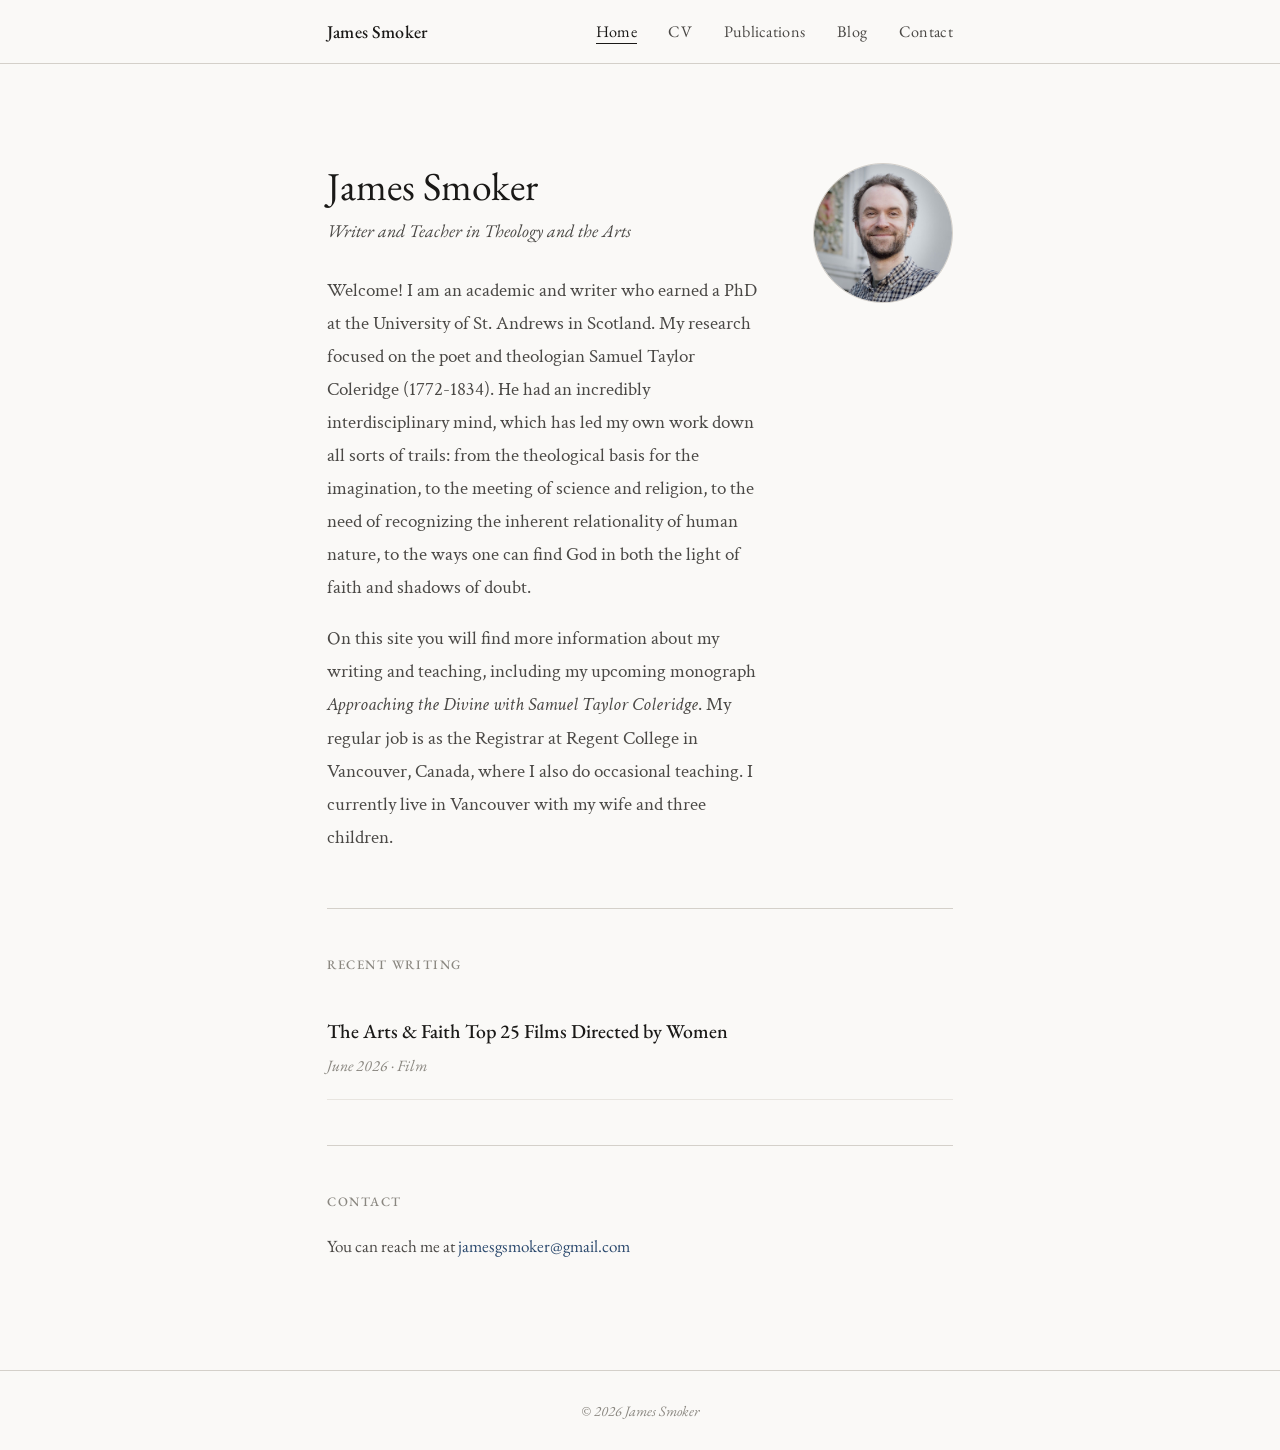
<file: index.html>
<!DOCTYPE html>
<html lang="en">
<head>
  <meta charset="UTF-8">
  <meta name="viewport" content="width=device-width, initial-scale=1.0">
<title>James Smoker — Theological Scholar</title>
<meta name="description" content="James Smoker is a theological scholar, writer, and Registrar at Regent College, Vancouver. His research focuses on Samuel Taylor Coleridge, theology and literature, and creation theology.">
<meta property="og:title" content="James Smoker — Theological Scholar">
<meta property="og:description" content="Theological scholar and writer. Research in Samuel Taylor Coleridge, theology and literature, and creation theology. Registrar at Regent College, Vancouver.">
<meta property="og:url" content="https://jamessmoker.com/">
<meta property="og:type" content="website">
  <link rel="stylesheet" href="css/style.css">
</head>
<body>

<nav>
  <div class="nav-inner">
    <a class="nav-name" href="index.html">James Smoker</a>
    <ul class="nav-links">
      <li><a href="index.html" class="active">Home</a></li>
      <li><a href="cv.html">CV</a></li>
      <li><a href="publications.html">Publications</a></li>
      <li><a href="blog.html">Blog</a></li>
      <li><a href="contact.html">Contact</a></li>
    </ul>
  </div>
</nav>

<main>
  <div class="hero">
    <div class="hero-top">
      <div class="hero-text">
        <h1>James Smoker</h1>
        <p class="hero-role">Writer and Teacher in Theology and the Arts</p>
        <p class="hero-bio">
          Welcome! I am an academic and writer who earned a PhD at the University
		  of St. Andrews in Scotland. My research focused on the poet and theologian 
		  Samuel Taylor Coleridge (1772-1834). He had an incredibly interdisciplinary
		  mind, which has led my own work down all sorts of trails: from the theological
		  basis for the imagination, to the meeting of science and religion, to the 
		  need of recognizing the inherent relationality of human nature, to the ways
		  one can find God in both the light of faith and shadows of doubt.
        </p>
        <p class="hero-bio" style="margin-top: 1rem;">
          On this site you will find more information about my writing and teaching, 
		  including my upcoming monograph <i>Approaching the Divine with Samuel Taylor 
		  Coleridge</i>. My regular job is as the Registrar at Regent College in 
		  Vancouver, Canada, where I also do occasional teaching. I currently live in
		  Vancouver with my wife and three children.
        </p>
      </div>
      <div class="hero-photo-wrap">
        <!-- Replace headshot.jpg with your actual photo filename -->
        <img src="headshot.JPG" alt="Photo of James Smoker" class="hero-photo">
      </div>
    </div>
  </div>

  <section>
    <span class="label">Recent writing</span>
    <div id="recent-posts">
      <p class="blog-empty">No posts yet.</p>
    </div>
  </section>

  <hr class="rule">

  <section>
    <span class="label">Contact</span>
    <p style="font-family: var(--serif); font-size: 0.95rem; color: var(--ink-mid);">
      You can reach me at
<a href="#" class="email-link"></a>
<script>
  const u = 'jamesgsmoker', d = 'gmail.com';
  const el = document.querySelector('.email-link');
  el.href = 'mailto:' + u + '@' + d;
  el.textContent = u + '@' + d;
</script>
    </p>
  </section>
</main>

<footer>
  &copy; <span id="year"></span> James Smoker
</footer>

<script>
document.getElementById('year').textContent = new Date().getFullYear();

fetch('posts.json?v=' + Date.now())
  .then(r => r.json())
  .then(posts => {
    const container = document.getElementById('recent-posts');
    if (!posts.length) return;
    const recent = posts.slice(0, 3);
    container.innerHTML = recent.map(p => `
      <a class="blog-item" href="${p.file}">
        <div class="blog-item-title">${p.title}</div>
        <div class="blog-item-meta">${formatDate(p.date)}${p.category ? ' · ' + p.category : ''}</div>
      </a>
    `).join('');
  })
  .catch(() => {});

function formatDate(str) {
  const date = new Date(str + 'T00:00:00');
  return date.toLocaleDateString('en-GB', { year: 'numeric', month: 'long' });
}

const user = 'jamesgsmoker', domain = 'gmail.com';
const emailLink = document.querySelector('.email-link');
if (emailLink) { emailLink.href = 'mailto:' + user + '@' + domain; emailLink.textContent = user + '@' + domain; }
</script>

</body>
</html>
</file>
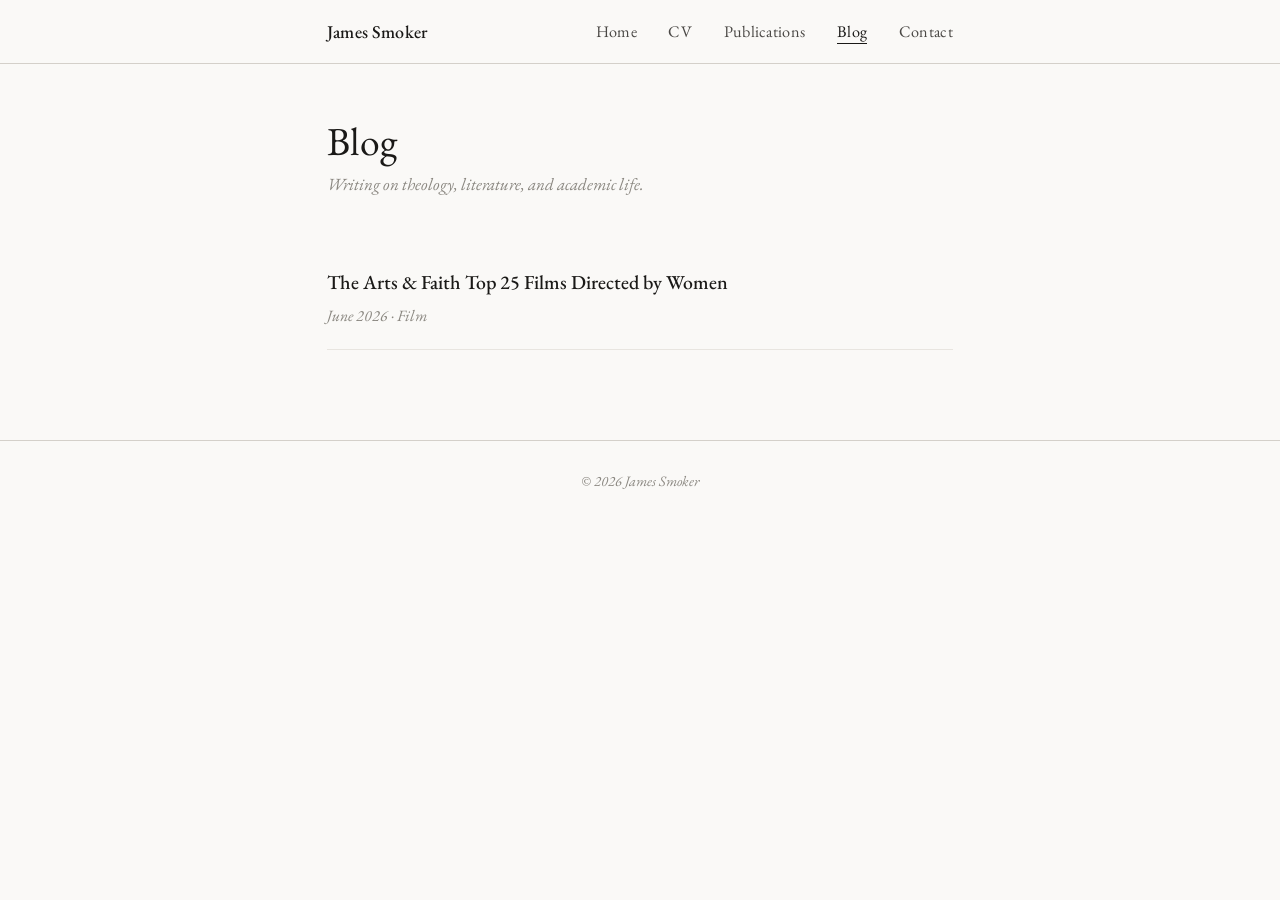
<file: blog.html>
<!DOCTYPE html>
<html lang="en">
<head>
  <meta charset="UTF-8">
  <meta name="viewport" content="width=device-width, initial-scale=1.0">
<title>Blog — James Smoker</title>
<meta name="description" content="Writing by James Smoker on theology, literature, film, and academic life.">
<meta property="og:title" content="Blog — James Smoker">
<meta property="og:url" content="https://jamessmoker.com/blog.html">
<meta property="og:type" content="website">
  <link rel="stylesheet" href="css/style.css">
</head>
<body>

<nav>
  <div class="nav-inner">
    <a class="nav-name" href="index.html">James Smoker</a>
    <ul class="nav-links">
      <li><a href="index.html">Home</a></li>
      <li><a href="cv.html">CV</a></li>
      <li><a href="publications.html">Publications</a></li>
      <li><a href="blog.html" class="active">Blog</a></li>
      <li><a href="contact.html">Contact</a></li>
    </ul>
  </div>
</nav>

<main>
  <h1 style="margin-bottom: 0.25rem;">Blog</h1>
  <p style="font-family: var(--serif); font-style: italic; color: var(--ink-light); font-size: 0.95rem; margin-bottom: 2.5rem;">
    Writing on theology, literature, and academic life.
  </p>

  <div id="post-list">
    <p class="blog-empty">Loading posts&hellip;</p>
  </div>
</main>

<footer>
  &copy; <span id="year"></span> James Smoker
</footer>

<script>
document.getElementById('year').textContent = new Date().getFullYear();

fetch('posts.json?v=' + Date.now())
  .then(r => r.json())
  .then(posts => {
    const container = document.getElementById('post-list');
    if (!posts.length) {
      container.innerHTML = '<p class="blog-empty">No posts yet.</p>';
      return;
    }
    // Sort newest first
    posts.sort((a, b) => new Date(b.date) - new Date(a.date));
    container.innerHTML = posts.map(p => `
      <a class="blog-item" href="${p.file}">
        <div class="blog-item-title">${p.title}</div>
        <div class="blog-item-meta">${formatDate(p.date)}${p.category ? ' &middot; ' + p.category : ''}</div>
      </a>
    `).join('');
  })
  .catch(() => {
    document.getElementById('post-list').innerHTML =
      '<p class="blog-empty">No posts yet.</p>';
  });

function formatDate(str) {
  const d = new Date(str + 'T00:00:00');
  return d.toLocaleDateString('en-GB', { year: 'numeric', month: 'long' });
}
</script>

</body>
</html>
</file>
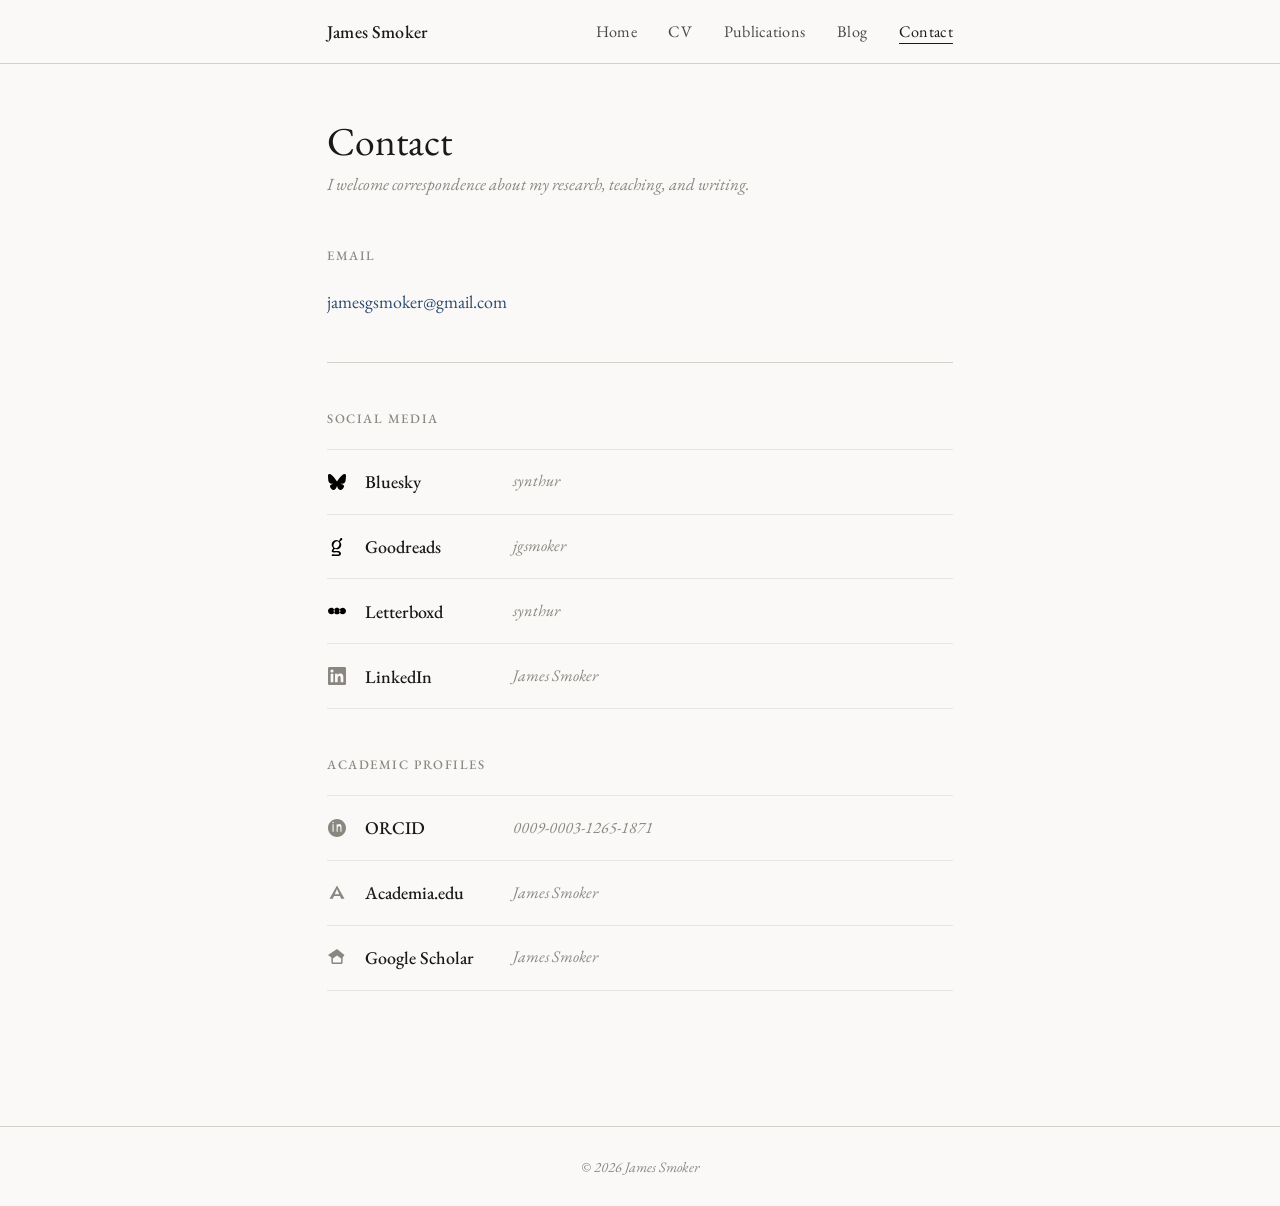
<file: contact.html>
<!DOCTYPE html>
<html lang="en">
<head>
  <meta charset="UTF-8">
  <meta name="viewport" content="width=device-width, initial-scale=1.0">
<title>Contact — James Smoker</title>
<meta name="description" content="Get in touch with James Smoker — theological scholar and Registrar at Regent College, Vancouver.">
<meta property="og:title" content="Contact — James Smoker">
<meta property="og:url" content="https://jamessmoker.com/contact.html">
<meta property="og:type" content="website">
  <link rel="stylesheet" href="css/style.css">
</head>
<body>

<nav>
  <div class="nav-inner">
    <a class="nav-name" href="index.html">James Smoker</a>
    <ul class="nav-links">
      <li><a href="index.html">Home</a></li>
      <li><a href="cv.html">CV</a></li>
      <li><a href="publications.html">Publications</a></li>
      <li><a href="blog.html">Blog</a></li>
      <li><a href="contact.html" class="active">Contact</a></li>
    </ul>
  </div>
</nav>

<main>
  <h1 style="margin-bottom: 0.25rem;">Contact</h1>
  <p style="font-family: var(--serif); font-style: italic; color: var(--ink-light); font-size: 0.95rem; margin-bottom: 2.5rem;">
    I welcome correspondence about my research, teaching, and writing.
  </p>

  <!-- Email -->
  <section style="margin-bottom: 2.5rem;">
    <span class="label">Email</span>
    <p style="font-family: var(--serif); font-size: 1rem; color: var(--ink-mid);">
     <a href="#" class="email-link"></a>
<script>
  const u = 'jamesgsmoker', d = 'gmail.com';
  const el = document.querySelector('.email-link');
  el.href = 'mailto:' + u + '@' + d;
  el.textContent = u + '@' + d;
</script>
    </p>
  </section>

  <hr class="rule">

  <!-- Social Media -->
  <section style="margin-bottom: 2.5rem;">
    <span class="label">Social Media</span>
    <ul class="social-list">

      <!-- Bluesky -->
      <li class="social-item">
        <a href="https://bsky.app/profile/synthur.bsky.social" target="_blank" rel="noopener" class="social-link">
          <span class="social-icon" aria-hidden="true">
            <svg role="img" viewBox="0 0 24 24" xmlns="http://www.w3.org/2000/svg"><title>Bluesky</title><path d="M5.202 2.857C7.954 4.922 10.913 9.11 12 11.358c1.087-2.247 4.046-6.436 6.798-8.501C20.783 1.366 24 .213 24 3.883c0 .732-.42 6.156-.667 7.037-.856 3.061-3.978 3.842-6.755 3.37 4.854.826 6.089 3.562 3.422 6.299-5.065 5.196-7.28-1.304-7.847-2.97-.104-.305-.152-.448-.153-.327 0-.121-.05.022-.153.327-.568 1.666-2.782 8.166-7.847 2.97-2.667-2.737-1.432-5.473 3.422-6.3-2.777.473-5.899-.308-6.755-3.369C.42 10.04 0 4.615 0 3.883c0-3.67 3.217-2.517 5.202-1.026"/></svg>
          </span>
          <span class="social-label">Bluesky</span>
          <span class="social-handle">synthur</span>
        </a>
      </li>

      <!-- Goodreads — uncomment and fill in URL to use -->
      <li class="social-item">
        <a href=" https://www.goodreads.com/jgsmoker" target="_blank" rel="noopener" class="social-link">
          <span class="social-icon" aria-hidden="true">
            <!-- Academia.edu wordmark A -->
            <svg role="img" viewBox="0 0 24 24" xmlns="http://www.w3.org/2000/svg"><title>Goodreads</title><path d="M17.346.026c.422-.083.859.037 1.179.325.346.284.55.705.557 1.153-.023.457-.247.88-.612 1.156l-2.182 1.748a.601.601 0 0 0-.255.43.52.52 0 0 0 .11.424 5.886 5.886 0 0 1 .832 6.58c-1.394 2.79-4.503 3.99-7.501 2.927a.792.792 0 0 0-.499-.01c-.224.07-.303.18-.453.383l-.014.02-.941 1.254s-.792.985.457.935c3.027-.119 3.817-.119 5.439-.01 2.641.18 3.806 1.903 3.806 3.275 0 1.623-1.036 3.383-3.809 3.383a117.46 117.46 0 0 0-5.517-.03c-.31.005-.597.013-.835.02-.228.006-.41.011-.52.011-.712 0-1.648-.186-1.66-1.068-.008-.729.624-1.12 1.11-1.172.43-.045.815.007 1.24.064.252.034.518.07.815.088.185.011.366.025.552.038.53.038 1.102.08 1.926.087.427.005.759.01 1.025.015.695.012.941.016 1.28-.015 1.248-.112 1.832-.61 1.832-1.376 0-.805-.584-1.264-1.698-1.414-1.564-.213-2.33-.163-3.72-.074a87.66 87.66 0 0 1-1.669.095c-.608.029-2.449.026-2.682-1.492-.053-.416-.073-1.116.807-2.325l.75-1.003c.36-.49.582-.898.053-1.559 0 0-.39-.468-.52-.638-1.215-1.587-1.512-4.08-.448-6.114 1.577-3.011 5.4-4.26 8.37-2.581.253.143.438.203.655.163.201-.032.27-.167.363-.344.02-.04.042-.082.067-.126.004-.01.241-.465.535-1.028l.734-1.41a1.493 1.493 0 0 1 1.041-.785ZM9.193 13.243c1.854.903 3.912.208 5.254-2.47 1.352-2.699.827-5.11-1.041-6.023C10.918 3.537 8.81 5.831 8.017 7.41c-1.355 2.698-.717 4.886 1.147 5.818Z"/></svg>
          </span>
          <span class="social-label">Goodreads</span>
          <span class="social-handle">jgsmoker</span>
        </a>
      </li>

      <!-- Letterboxd -->
      <li class="social-item">
        <a href="https://boxd.it/67WHB" target="_blank" rel="noopener" class="social-link">
          <span class="social-icon" aria-hidden="true">
            <svg role="img" viewBox="0 0 24 24" xmlns="http://www.w3.org/2000/svg"><title>Letterboxd</title><path d="M8.224 14.352a4.447 4.447 0 0 1-3.775 2.092C1.992 16.444 0 14.454 0 12s1.992-4.444 4.45-4.444c1.592 0 2.988.836 3.774 2.092-.427.682-.673 1.488-.673 2.352s.246 1.67.673 2.352zM15.101 12c0-.864.247-1.67.674-2.352-.786-1.256-2.183-2.092-3.775-2.092s-2.989.836-3.775 2.092c.427.682.674 1.488.674 2.352s-.247 1.67-.674 2.352c.786 1.256 2.183 2.092 3.775 2.092s2.989-.836 3.775-2.092A4.42 4.42 0 0 1 15.1 12zm4.45-4.444a4.447 4.447 0 0 0-3.775 2.092c.427.682.673 1.488.673 2.352s-.246 1.67-.673 2.352a4.447 4.447 0 0 0 3.775 2.092C22.008 16.444 24 14.454 24 12s-1.992-4.444-4.45-4.444z"/></svg>
          </span>
          <span class="social-label">Letterboxd</span>
          <span class="social-handle">synthur</span>
        </a>
      </li>

      <!-- LinkedIn — remove if not relevant -->
      <li class="social-item">
        <a href="https://linkedin.com/in/james-smoker-7b85a632b/" target="_blank" rel="noopener" class="social-link">
          <span class="social-icon" aria-hidden="true">
            <svg viewBox="0 0 24 24" fill="currentColor" xmlns="http://www.w3.org/2000/svg"><path d="M20.45 20.45h-3.55v-5.57c0-1.33-.03-3.04-1.85-3.04-1.85 0-2.14 1.45-2.14 2.94v5.67H9.36V9h3.41v1.56h.05c.47-.9 1.63-1.85 3.36-1.85 3.6 0 4.27 2.37 4.27 5.45v6.29zM5.34 7.43a2.06 2.06 0 1 1 0-4.12 2.06 2.06 0 0 1 0 4.12zm1.78 13.02H3.56V9h3.56v11.45zM22.22 0H1.77C.79 0 0 .77 0 1.73v20.54C0 23.23.79 24 1.77 24h20.45C23.2 24 24 23.23 24 22.27V1.73C24 .77 23.2 0 22.22 0z"/></svg>
          </span>
          <span class="social-label">LinkedIn</span>
          <span class="social-handle">James Smoker</span>
        </a>
      </li>

    </ul>
  </section>

  <!-- Academic profiles -->
  <section style="margin-bottom: 2.5rem;">
    <span class="label">Academic Profiles</span>
    <ul class="social-list">

      <!-- ORCID -->
      <li class="social-item">
        <a href="https://orcid.org/0009-0003-1265-1871" target="_blank" rel="noopener" class="social-link">
          <span class="social-icon" aria-hidden="true">
            <svg viewBox="0 0 24 24" fill="currentColor" xmlns="http://www.w3.org/2000/svg"><path d="M12 0C5.37 0 0 5.37 0 12s5.37 12 12 12 12-5.37 12-12S18.63 0 12 0zM7.5 17H6V7h1.5v10zm-0.75-11.5a1 1 0 1 1 0-2 1 1 0 0 1 0 2zM18 17h-1.5v-5.25c0-1.52-.54-2.25-1.63-2.25-1.2 0-1.87.82-1.87 2.25V17H11.5V7H13v1.1c.5-.78 1.3-1.35 2.38-1.35C17.06 6.75 18 8.02 18 10.2V17z"/></svg>
          </span>
          <span class="social-label">ORCID</span>
          <span class="social-handle">0009-0003-1265-1871</span>
        </a>
      </li>

      <!-- Academia.edu — uncomment and fill in URL to use -->
      <li class="social-item">
        <a href="https://regent-college.academia.edu/JamesSmoker" target="_blank" rel="noopener" class="social-link">
          <span class="social-icon" aria-hidden="true">
            <!-- Academia.edu wordmark A -->
            <svg viewBox="0 0 24 24" fill="currentColor" xmlns="http://www.w3.org/2000/svg"><path d="M12 2L2 19.5h4.5l1.5-3.5h8l1.5 3.5H22L12 2zm0 4.5l3 7H9l3-7z"/></svg>
          </span>
          <span class="social-label">Academia.edu</span>
          <span class="social-handle">James Smoker</span>
        </a>
      </li>

      <!-- Google Scholar -->
      <li class="social-item">
        <a href="https://scholar.google.com/citations?user=VgsyK78AAAAJ&hl=en" target="_blank" rel="noopener" class="social-link">
          <span class="social-icon" aria-hidden="true">
            <svg viewBox="0 0 24 24" fill="currentColor" xmlns="http://www.w3.org/2000/svg"><path d="M12 0L0 8l4.5 3.27V18c0 1.1.9 2 2 2h11c1.1 0 2-.9 2-2v-6.73L22 8 12 0zm5.5 18h-11v-5.5l5.5-4 5.5 4V18z"/></svg>
          </span>
          <span class="social-label">Google Scholar</span>
          <span class="social-handle">James Smoker</span>
        </a>
      </li>

    </ul>
  </section>

</main>

<footer>
  &copy; <span id="year"></span> James Smoker
</footer>
<script>document.getElementById('year').textContent = new Date().getFullYear();</script>

</body>
</html>
</file>
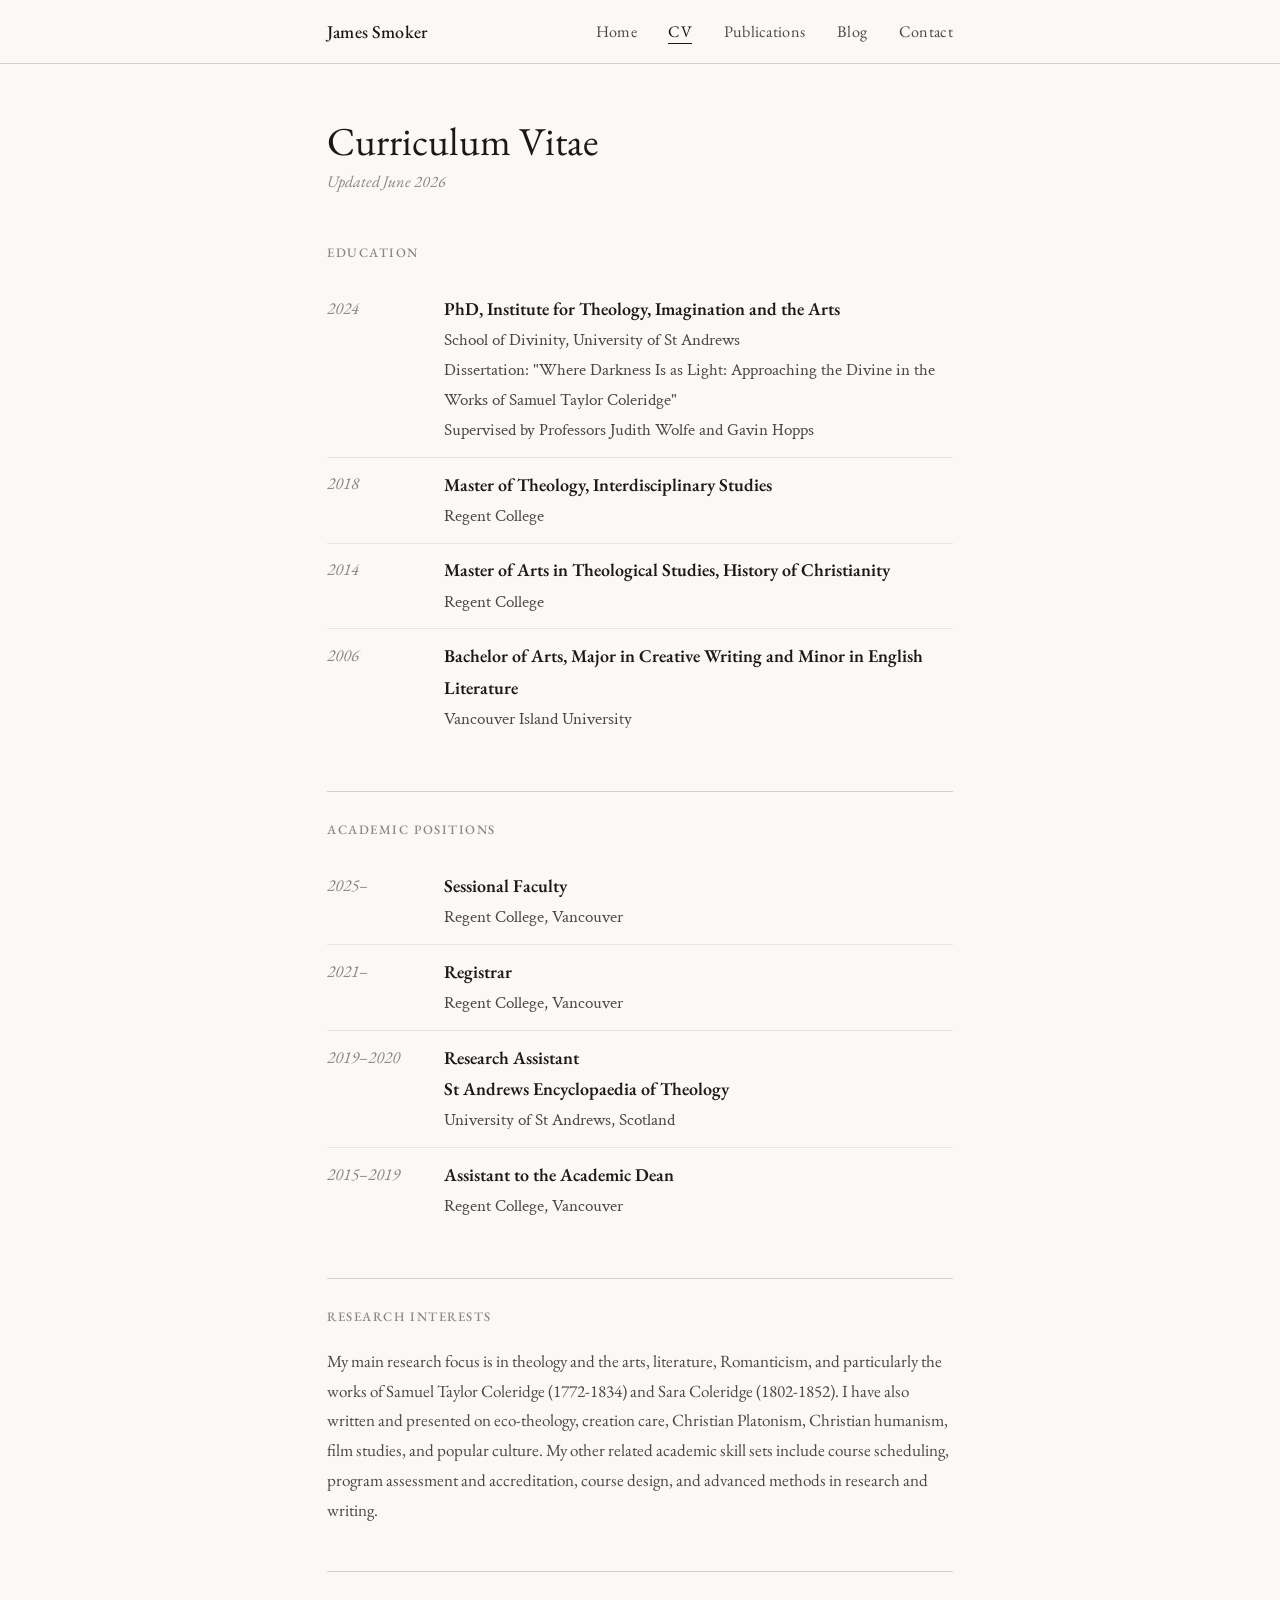
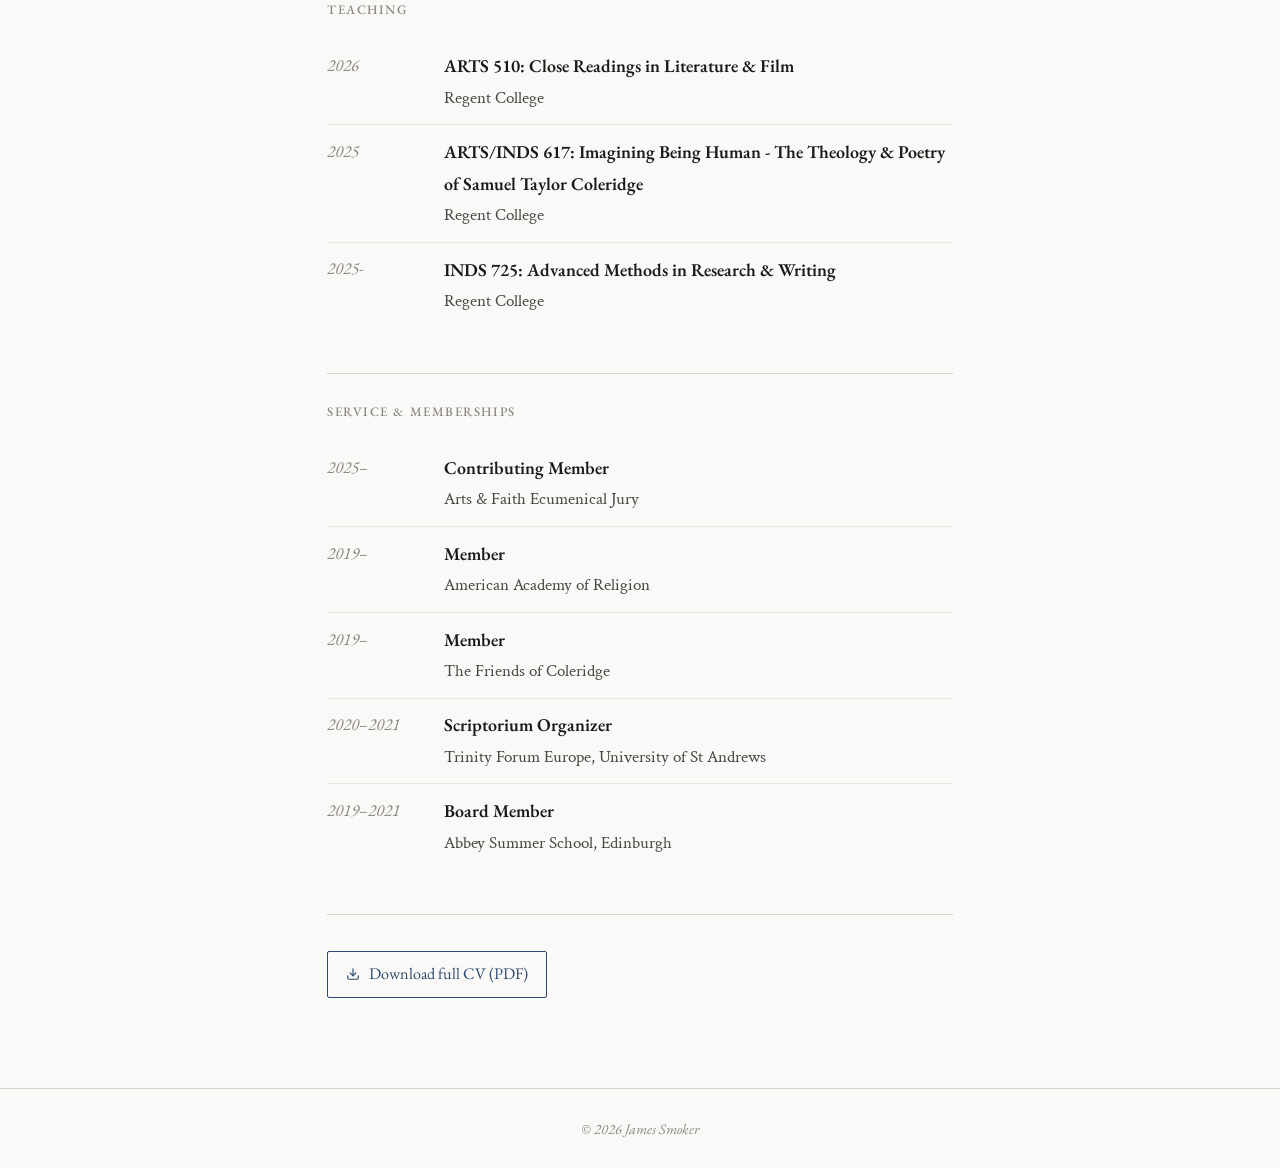
<file: cv.html>
<!DOCTYPE html>
<html lang="en">
<head>
  <meta charset="UTF-8">
  <meta name="viewport" content="width=device-width, initial-scale=1.0">
<title>CV — James Smoker</title>
<meta name="description" content="Academic curriculum vitae of James Smoker — theological scholar, Registrar at Regent College Vancouver, and PhD graduate of the University of St Andrews.">
<meta property="og:title" content="CV — James Smoker">
<meta property="og:url" content="https://jamessmoker.com/cv.html">
<meta property="og:type" content="website">
  <link rel="stylesheet" href="css/style.css">
</head>
<body>

<nav>
  <div class="nav-inner">
    <a class="nav-name" href="index.html">James Smoker</a>
    <ul class="nav-links">
      <li><a href="index.html">Home</a></li>
      <li><a href="cv.html" class="active">CV</a></li>
      <li><a href="publications.html">Publications</a></li>
      <li><a href="blog.html">Blog</a></li>
      <li><a href="contact.html">Contact</a></li>
    </ul>
  </div>
</nav>

<main>
  <h1 style="margin-bottom: 0.15rem;">Curriculum Vitae</h1>
  <p style="font-family: var(--serif); font-style: italic; color: var(--ink-light); font-size: 0.9rem; margin-bottom: 2.5rem;">
    Updated June 2026
  </p>

  <!-- Education -->
  <section class="cv-section">
    <span class="label">Education</span>
    <div class="cv-entry">
      <div class="cv-year">2024</div>
      <div class="cv-detail">
        <strong>PhD, Institute for Theology, Imagination and the Arts</strong>
        <span class="institution">School of Divinity, University of St Andrews</span>
		<br>
		<span class="institution">Dissertation: "Where Darkness Is as Light: Approaching the Divine in the Works of Samuel Taylor Coleridge"</span>
		<br>
		<span class="institution">Supervised by Professors Judith Wolfe and Gavin Hopps</span>
      </div>
    </div>
    <div class="cv-entry">
      <div class="cv-year">2018</div>
      <div class="cv-detail">
        <strong>Master of Theology, Interdisciplinary Studies</strong>
        <span class="institution">Regent College</span>
      </div>
    </div>
	<div class="cv-entry">
      <div class="cv-year">2014</div>
      <div class="cv-detail">
        <strong>Master of Arts in Theological Studies, History of Christianity</strong>
        <span class="institution">Regent College</span>
      </div>
    </div>
	<div class="cv-entry">
      <div class="cv-year">2006</div>
      <div class="cv-detail">
        <strong>Bachelor of Arts, Major in Creative Writing and Minor in English Literature</strong>
        <span class="institution">Vancouver Island University</span>
      </div>
    </div>
  </section>

  <hr class="rule" style="margin: 1.5rem 0;">

  <!-- Positions -->
  <section class="cv-section">
    <span class="label">Academic positions</span>
    <div class="cv-entry">
      <div class="cv-year">2025–</div>
      <div class="cv-detail">
        <strong>Sessional Faculty</strong>
        <span class="institution">Regent College, Vancouver</span>
      </div>
    </div>
	<div class="cv-entry">
      <div class="cv-year">2021–</div>
      <div class="cv-detail">
        <strong>Registrar</strong>
        <span class="institution">Regent College, Vancouver</span>
      </div>
    </div>
	<div class="cv-entry">
      <div class="cv-year">2019–2020</div>
      <div class="cv-detail">
        <strong>Research Assistant<br>St Andrews Encyclopaedia of Theology</strong>
        <span class="institution">University of St Andrews, Scotland</span>
      </div>
    </div>
	<div class="cv-entry">
      <div class="cv-year">2015–2019</div>
      <div class="cv-detail">
        <strong>Assistant to the Academic Dean</strong>
        <span class="institution">Regent College, Vancouver</span>
      </div>
    </div>
  </section>

  <hr class="rule" style="margin: 1.5rem 0;">

  <!-- Research -->
  <section class="cv-section">
    <span class="label">Research interests</span>
    <p style="font-size: 0.95rem; color: var(--ink-mid); font-family: var(--serif);">
      My main research focus is in theology and the arts, literature, Romanticism, and particularly the works of
	  Samuel Taylor Coleridge (1772-1834) and Sara Coleridge (1802-1852). I have also written and presented on
	  eco-theology, creation care, Christian Platonism, Christian humanism, film studies, and popular culture. My 
	  other related academic skill sets include course scheduling, program assessment and accreditation, course 
      design, and advanced methods in research and writing.
    </p>
  </section>

  <hr class="rule" style="margin: 1.5rem 0;">

  <!-- Teaching -->
  <section class="cv-section">
    <span class="label">Teaching</span>
    <div class="cv-entry">
      <div class="cv-year">2026</div>
      <div class="cv-detail">
        <strong>ARTS 510: Close Readings in Literature & Film</strong>
        <span class="institution">Regent College</span>
      </div>
    </div>
    <div class="cv-entry">
      <div class="cv-year">2025</div>
      <div class="cv-detail">
        <strong>ARTS/INDS 617: Imagining Being Human - The Theology & Poetry of Samuel Taylor Coleridge</strong>
        <span class="institution">Regent College</span>
      </div>
    </div>
	<div class="cv-entry">
      <div class="cv-year">2025-</div>
      <div class="cv-detail">
        <strong>INDS 725: Advanced Methods in Research & Writing</strong>
        <span class="institution">Regent College</span>
      </div>
    </div>
  </section>

  <hr class="rule" style="margin: 1.5rem 0;">

  <!-- Service -->
  <section class="cv-section">
    <span class="label">Service &amp; memberships</span>
    <div class="cv-entry">
      <div class="cv-year">2025–</div>
      <div class="cv-detail">
        <strong>Contributing Member</strong>
        <span class="institution">Arts & Faith Ecumenical Jury</span>
      </div>
    </div>
	<div class="cv-entry">
      <div class="cv-year">2019–</div>
      <div class="cv-detail">
        <strong>Member</strong>
        <span class="institution">American Academy of Religion</span>
      </div>
    </div>
	<div class="cv-entry">
      <div class="cv-year">2019–</div>
      <div class="cv-detail">
        <strong>Member</strong>
        <span class="institution">The Friends of Coleridge</span>
      </div>
    </div>
	<div class="cv-entry">
      <div class="cv-year">2020–2021</div>
      <div class="cv-detail">
        <strong>Scriptorium Organizer</strong>
        <span class="institution">Trinity Forum Europe, University of St Andrews</span>
      </div>
    </div>
	<div class="cv-entry">
      <div class="cv-year">2019–2021</div>
      <div class="cv-detail">
        <strong>Board Member</strong>
        <span class="institution">Abbey Summer School, Edinburgh</span>
      </div>
    </div>
  </section>

  <hr class="rule" style="margin: 1.5rem 0;">

  <!-- Download -->
  <a class="cv-download" href="Smoker, James CV 2026.pdf" download>
    <svg width="14" height="14" viewBox="0 0 24 24" fill="none" stroke="currentColor" stroke-width="2" stroke-linecap="round" stroke-linejoin="round" aria-hidden="true"><path d="M21 15v4a2 2 0 0 1-2 2H5a2 2 0 0 1-2-2v-4"/><polyline points="7 10 12 15 17 10"/><line x1="12" y1="15" x2="12" y2="3"/></svg>
    Download full CV (PDF)
  </a>

</main>

<footer>
  &copy; <span id="year"></span> James Smoker
</footer>
<script>document.getElementById('year').textContent = new Date().getFullYear();</script>

</body>
</html>
</file>
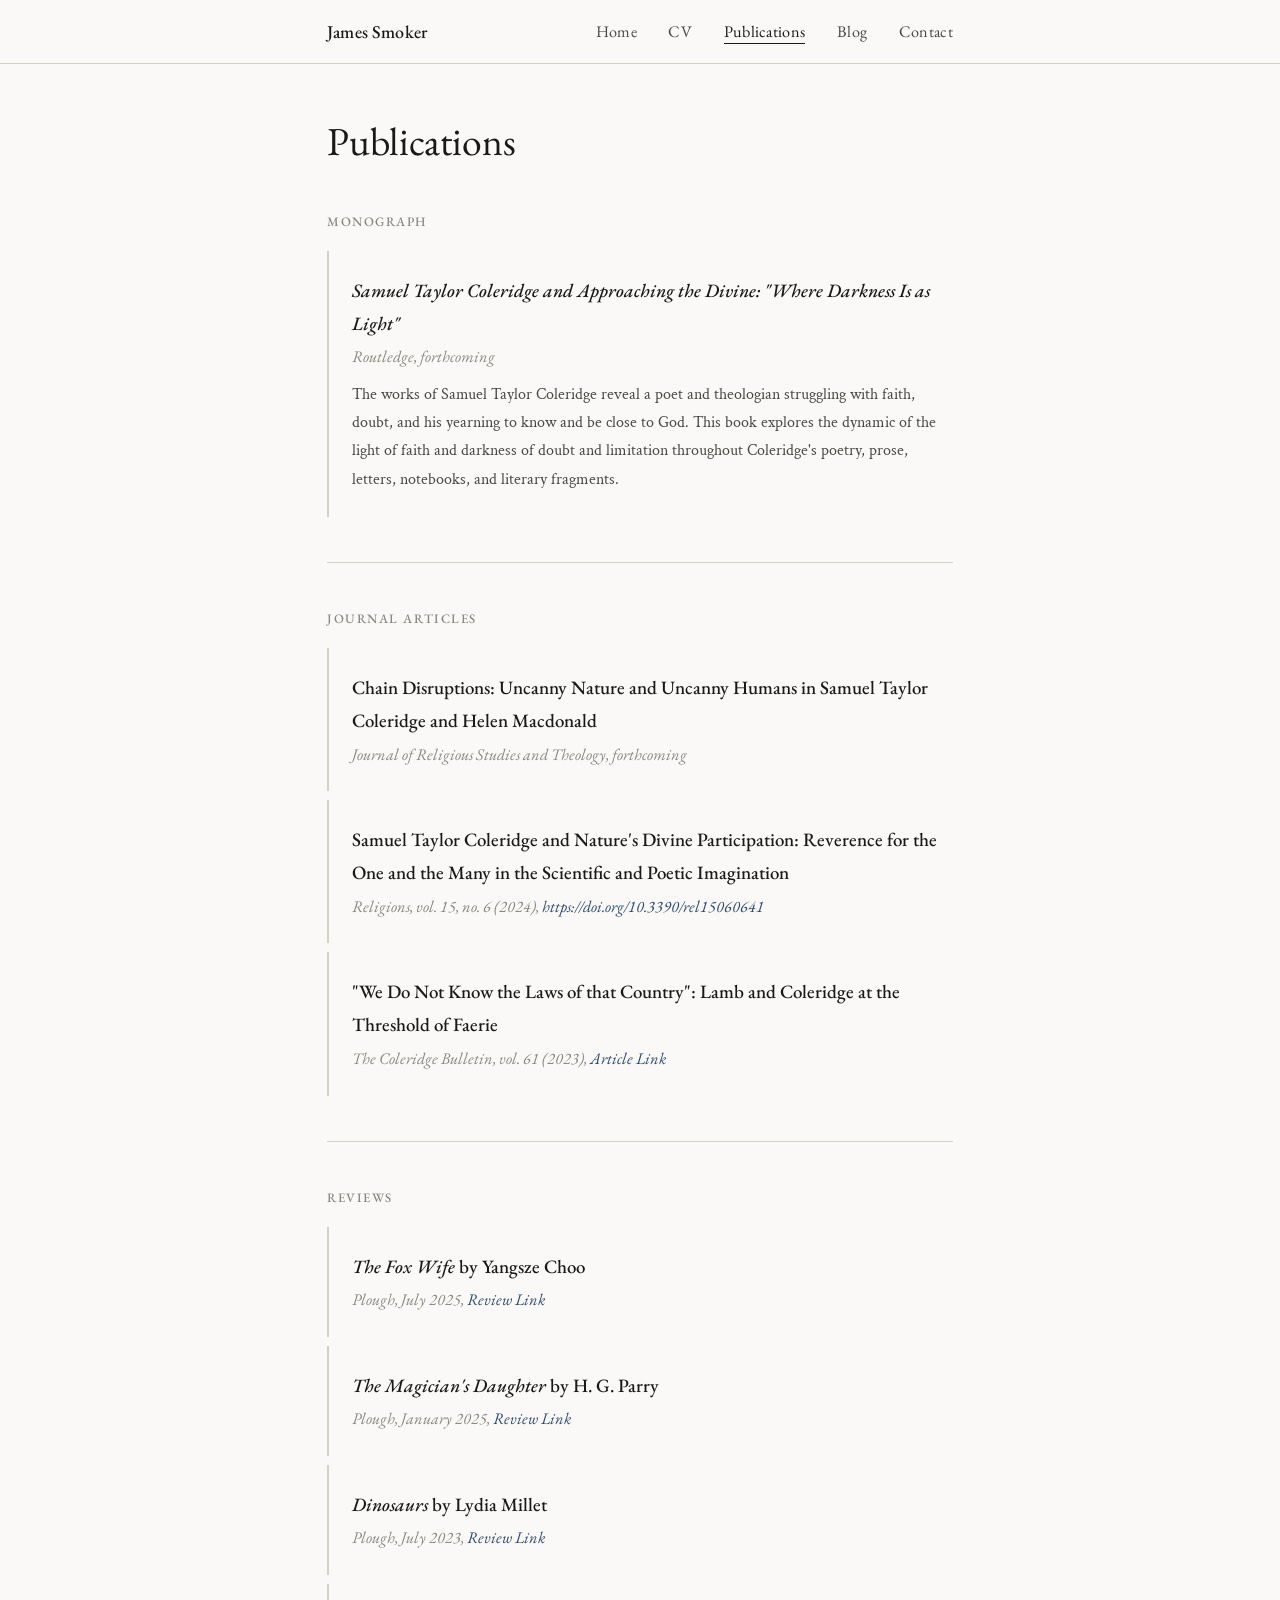
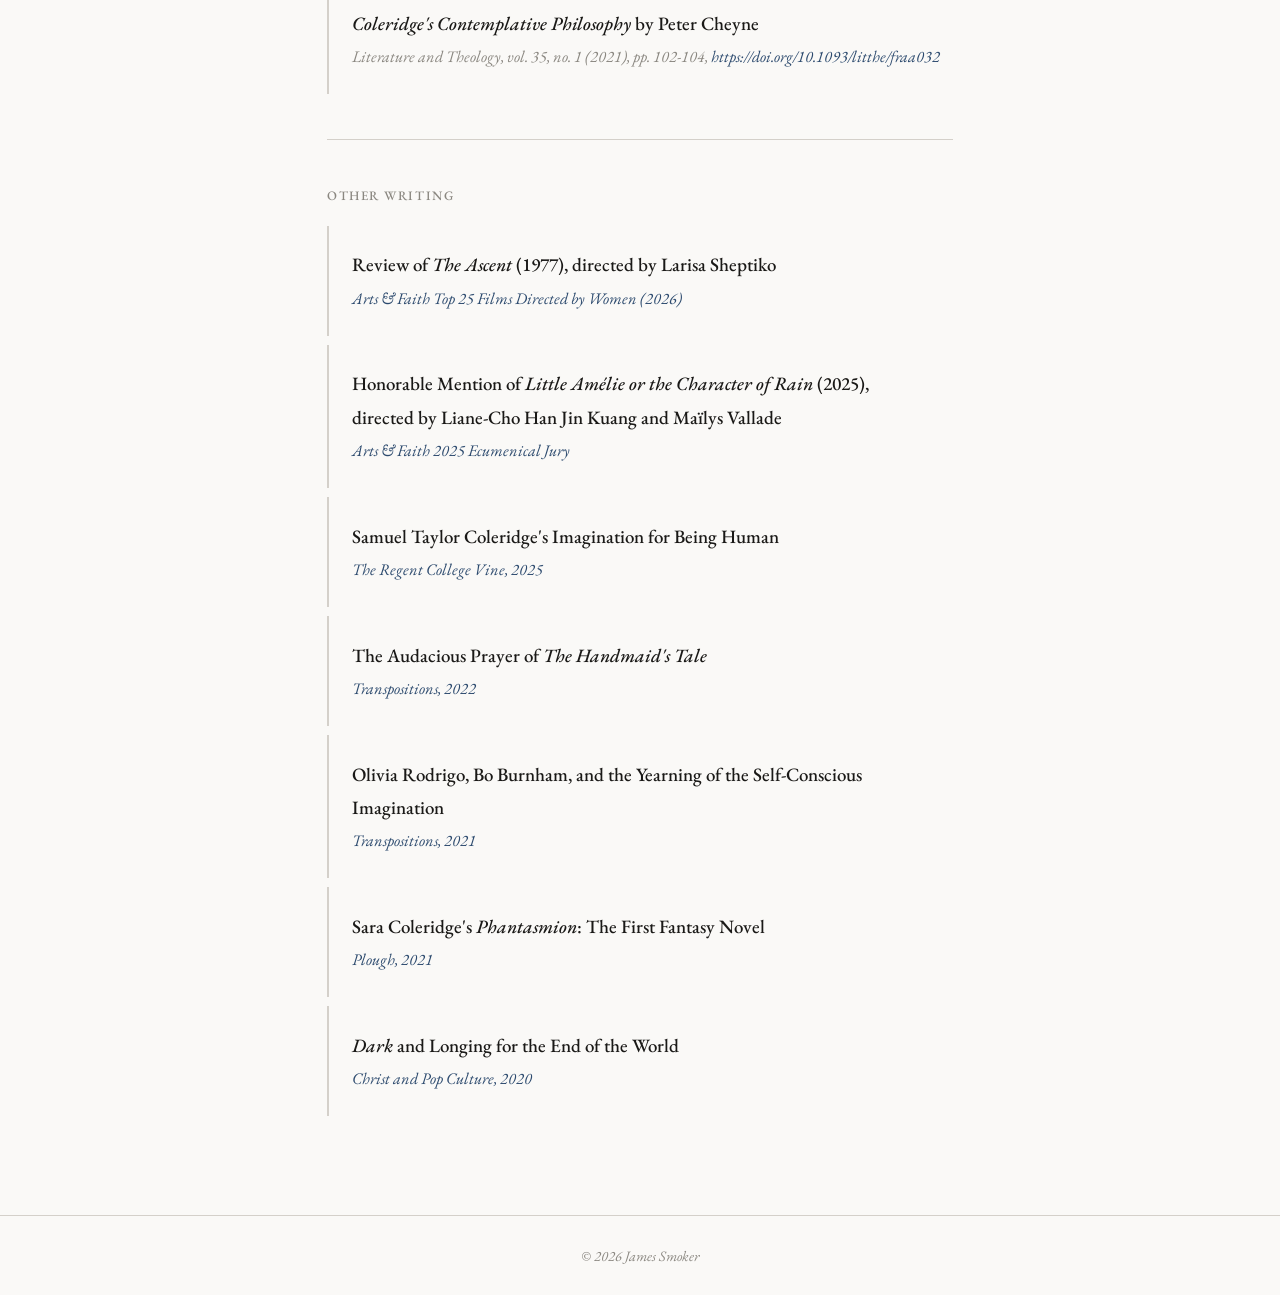
<file: publications.html>
<!DOCTYPE html>
<html lang="en">
<head>
  <meta charset="UTF-8">
  <meta name="viewport" content="width=device-width, initial-scale=1.0">
<title>Publications — James Smoker</title>
<meta name="description" content="Publications by James Smoker, including a forthcoming monograph on Samuel Taylor Coleridge and journal articles on theology and literature.">
<meta property="og:title" content="Publications — James Smoker">
<meta property="og:url" content="https://jamessmoker.com/publications.html">
<meta property="og:type" content="website">
  <link rel="stylesheet" href="css/style.css">
</head>
<body>

<nav>
  <div class="nav-inner">
    <a class="nav-name" href="index.html">James Smoker</a>
    <ul class="nav-links">
      <li><a href="index.html">Home</a></li>
      <li><a href="cv.html">CV</a></li>
      <li><a href="publications.html" class="active">Publications</a></li>
      <li><a href="blog.html">Blog</a></li>
      <li><a href="contact.html">Contact</a></li>
    </ul>
  </div>
</nav>

<main>
  <h1 style="margin-bottom: 2.5rem;">Publications</h1>

  <!-- Monograph -->
  <section style="margin-bottom: 2.5rem;">
    <span class="label">Monograph</span>
    <div class="pub-entry">
      <div class="pub-title">
        <em>Samuel Taylor Coleridge and Approaching the Divine: "Where Darkness Is as Light"</em>
      </div>
      <div class="pub-meta">Routledge, forthcoming</div>
      <p class="pub-abstract">
        The works of Samuel Taylor Coleridge reveal a poet and theologian struggling with faith, doubt, and 
		his yearning to know and be close to God. This book explores the dynamic of the light of faith and
		darkness of doubt and limitation throughout Coleridge's poetry, prose, letters, notebooks, and 
		literary fragments.
      </p>
    </div>
  </section>

  <hr class="rule">

  <!-- Journal articles -->
  <section style="margin-bottom: 2.5rem;">
    <span class="label">Journal articles</span>

    <div class="pub-entry">
      <div class="pub-title">
        Chain Disruptions: Uncanny Nature and Uncanny Humans in Samuel Taylor Coleridge and Helen Macdonald
      </div>
      <div class="pub-meta">
        <em>Journal of Religious Studies and Theology</em>, forthcoming
      </div>
    </div>

    <div class="pub-entry">
      <div class="pub-title">Samuel Taylor Coleridge and Nature's Divine Participation: Reverence for the 
	  One and the Many in the Scientific and Poetic Imagination</div>
      <div class="pub-meta"><em>Religions</em>, vol. 15, no. 6 (2024), <a href="https://doi.org/10.3390/rel15060641">https://doi.org/10.3390/rel15060641</a></div>
    </div>
	
    <div class="pub-entry">
      <div class="pub-title">"We Do Not Know the Laws of that Country": Lamb and Coleridge at the Threshold of Faerie</div>
      <div class="pub-meta"><em>The Coleridge Bulletin</em>, vol. 61 (2023), <a href="https://friendsofcoleridge.com/wp-content/uploads/2025/11/106-Smoker-article-final.pdf">Article Link</a></div>
    </div>

  </section>

  <hr class="rule">

  <!-- Reviews -->
  <section style="margin-bottom: 2.5rem;">
    <span class="label">Reviews</span>

    <div class="pub-entry">
      <div class="pub-title"><em>The Fox Wife</em> by Yangsze Choo</div>
      <div class="pub-meta">
        <em>Plough</em>, July 2025, 
		<a href="https://www.plough.com/en/topics/culture/literature/the-revenge-of-the-fox-spirit">Review Link</a>
      </div>
    </div>

    <div class="pub-entry">
      <div class="pub-title"><em>The Magician's Daughter</em> by H. G. Parry</div>
      <div class="pub-meta">
        <em>Plough</em>, January 2025, 
		<a href="https://www.plough.com/en/topics/culture/literature/life-without-magic">Review Link</a>
      </div>
    </div>

    <div class="pub-entry">
      <div class="pub-title"><em>Dinosaurs</em> by Lydia Millet</div>
      <div class="pub-meta">
        <em>Plough</em>, July 2023, 
		<a href="https://www.plough.com/en/topics/culture/literature/editors-picks-dinosaurs">Review Link</a>
      </div>
    </div>

    <div class="pub-entry">
      <div class="pub-title"><em>Coleridge's Contemplative Philosophy</em> by Peter Cheyne</div>
      <div class="pub-meta"><em>Literature and Theology</em>, vol. 35, no. 1 (2021), pp. 102-104, <a href="https://doi.org/10.1093/litthe/fraa032">https://doi.org/10.1093/litthe/fraa032</a>
	  </div>
    </div>

  </section>

  <hr class="rule">

  <!-- Other writing -->
  <section>
    <span class="label">Other Writing</span>

    <div class="pub-entry">
      <div class="pub-title">Review of <em>The Ascent</em> (1977), directed by Larisa Sheptiko</div>
      <div class="pub-meta"><a href="https://artsandfaith.com/the-ascent/"><em>Arts & Faith</em> Top 25 Films Directed by Women (2026)</a>
	  </div>
    </div>

    <div class="pub-entry">
      <div class="pub-title">Honorable Mention of <em>Little Amélie or the Character of Rain</em> (2025), <br>directed by Liane-Cho Han Jin Kuang and Maïlys Vallade</div>
      <div class="pub-meta"><a href="https://artsandfaith.com/the-arts-faith-ecumenical-jury-2025/#:~:text=Little%20Am%C3%A9lie%20or%20the%20Character%20of%20Rain"><em>Arts & Faith</em> 2025 Ecumenical Jury</a>
	  </div>
    </div>

    <div class="pub-entry">
      <div class="pub-title">Samuel Taylor Coleridge's Imagination for Being Human</div>
      <div class="pub-meta"><a href="https://www-prod.regent-college.edu/resources/2025/september/samuel-taylor-coleridges-imagination-for-being-human.php"><em>The Regent College Vine</em>, 2025</a>
	  </div>
    </div>

    <div class="pub-entry">
      <div class="pub-title">The Audacious Prayer of <em>The Handmaid's Tale</em></div>
      <div class="pub-meta"><a href="https://transpositionsjournal.com/the-audacious-prayer-of-the-handmaids-tale/"><em>Transpositions</em>, 2022</a>
	  </div>
    </div>

    <div class="pub-entry">
      <div class="pub-title">Olivia Rodrigo, Bo Burnham, and the Yearning of the Self-Conscious Imagination</div>
      <div class="pub-meta"><a href="https://transpositionsjournal.com/olivia-rodrigo-bo-burnham-and-the-yearning-of-the-self-conscious-imagination/"><em>Transpositions</em>, 2021</a>
	  </div>
    </div>

    <div class="pub-entry">
      <div class="pub-title">Sara Coleridge's <em>Phantasmion</em>: The First Fantasy Novel</div>
      <div class="pub-meta"><a href="https://www.plough.com/en/topics/culture/literature/sara-coleridges-phantasmion"><em>Plough</em>, 2021</a>
	  </div>
    </div>

    <div class="pub-entry">
      <div class="pub-title"><em>Dark</em> and Longing for the End of the World</div>
      <div class="pub-meta"><a href="https://christandpopculture.com/dark-and-longing-for-the-end-of-the-world/"><em>Christ and Pop Culture</em>, 2020</a>
	  </div>
    </div>

  </section>
</main>

<footer>
  &copy; <span id="year"></span> James Smoker
</footer>
<script>document.getElementById('year').textContent = new Date().getFullYear();</script>

</body>
</html>
</file>
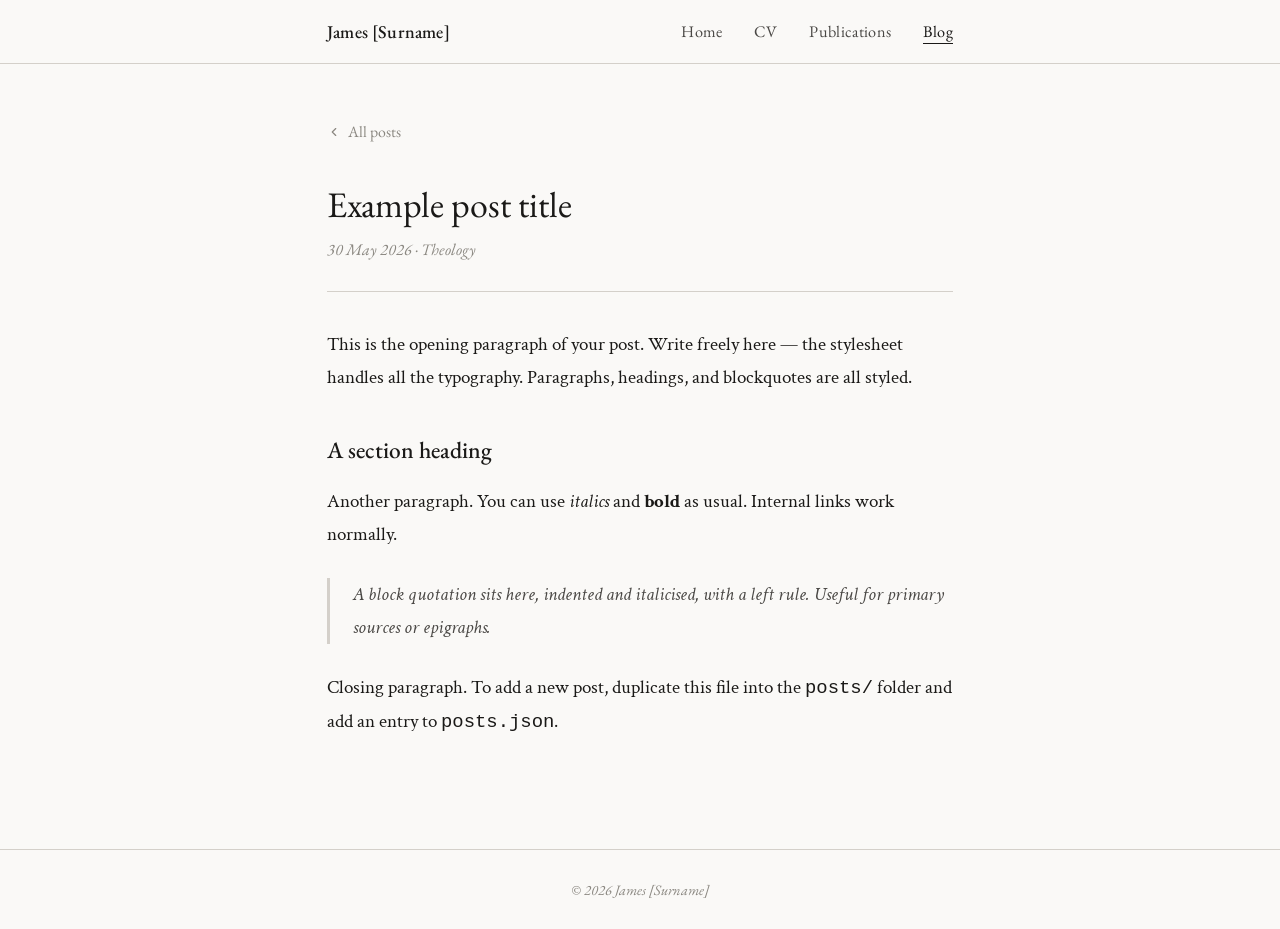
<file: posts/example-post.html>
<!DOCTYPE html>
<html lang="en">
<head>
  <meta charset="UTF-8">
  <meta name="viewport" content="width=device-width, initial-scale=1.0">
  <title>Example post title — James [Surname]</title>
  <link rel="stylesheet" href="../css/style.css">
</head>
<body>

<nav>
  <div class="nav-inner">
    <a class="nav-name" href="../index.html">James [Surname]</a>
    <ul class="nav-links">
      <li><a href="../index.html">Home</a></li>
      <li><a href="../cv.html">CV</a></li>
      <li><a href="../publications.html">Publications</a></li>
      <li><a href="../blog.html" class="active">Blog</a></li>
    </ul>
  </div>
</nav>

<main>
  <a class="back-link" href="../blog.html">
    <svg width="14" height="14" viewBox="0 0 24 24" fill="none" stroke="currentColor" stroke-width="2" stroke-linecap="round" stroke-linejoin="round" aria-hidden="true"><polyline points="15 18 9 12 15 6"/></svg>
    All posts
  </a>

  <div class="post-header">
    <h1 class="post-title">Example post title</h1>
    <div class="post-meta">30 May 2026 &middot; Theology</div>
  </div>

  <div class="post-body">
    <p>
      This is the opening paragraph of your post. Write freely here —
      the stylesheet handles all the typography. Paragraphs, headings,
      and blockquotes are all styled.
    </p>

    <h2>A section heading</h2>

    <p>
      Another paragraph. You can use <em>italics</em> and <strong>bold</strong>
      as usual. Internal links work normally.
    </p>

    <blockquote>
      A block quotation sits here, indented and italicised, with a left rule.
      Useful for primary sources or epigraphs.
    </blockquote>

    <p>
      Closing paragraph. To add a new post, duplicate this file into the
      <code>posts/</code> folder and add an entry to <code>posts.json</code>.
    </p>
  </div>
</main>

<footer>
  &copy; <span id="year"></span> James [Surname]
</footer>
<script>document.getElementById('year').textContent = new Date().getFullYear();</script>

</body>
</html>
</file>
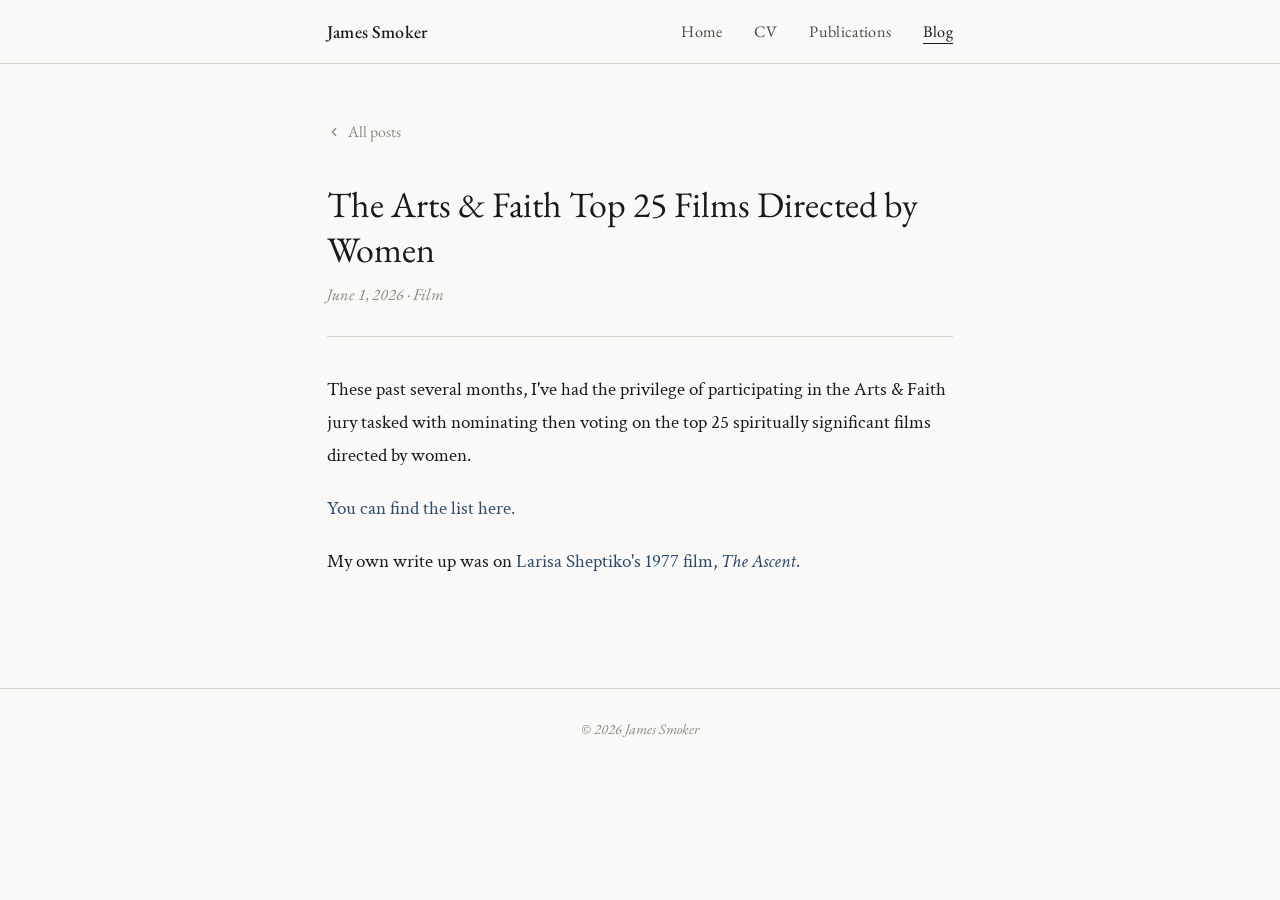
<file: posts/women-directed-films-2026.html>
<!DOCTYPE html>
<html lang="en">
<head>
  <meta charset="UTF-8">
  <meta name="viewport" content="width=device-width, initial-scale=1.0">
  <title>The Arts & Faith Top 25 Films Directed by Women</title>
  <link rel="stylesheet" href="../css/style.css">
</head>
<body>

<nav>
  <div class="nav-inner">
    <a class="nav-name" href="../index.html">James Smoker</a>
    <ul class="nav-links">
      <li><a href="../index.html">Home</a></li>
      <li><a href="../cv.html">CV</a></li>
      <li><a href="../publications.html">Publications</a></li>
      <li><a href="../blog.html" class="active">Blog</a></li>
    </ul>
  </div>
</nav>

<main>
  <a class="back-link" href="../blog.html">
    <svg width="14" height="14" viewBox="0 0 24 24" fill="none" stroke="currentColor" stroke-width="2" stroke-linecap="round" stroke-linejoin="round" aria-hidden="true"><polyline points="15 18 9 12 15 6"/></svg>
    All posts
  </a>

  <div class="post-header">
    <h1 class="post-title">The Arts & Faith Top 25 Films Directed by Women</h1>
    <div class="post-meta">June 1, 2026 &middot; Film</div>
  </div>

  <div class="post-body">
    <p>
      These past several months, I've had the privilege of participating in the Arts & Faith
	  jury tasked with nominating then voting on the top 25 spiritually significant films 
	  directed by women. 
    </p>

    <p>
		<a href="https://artsandfaith.com/the-arts-faith-top-25-films-directed-by-women/">You can find the list here.</a>
	</p>
	<p>
		My own write up was on <a href="https://artsandfaith.com/the-ascent/">Larisa Sheptiko's 1977 film, <em>The Ascent</em>.</a>
    </p>
  </div>
</main>

<footer>
  &copy; <span id="year"></span> James Smoker
</footer>
<script>document.getElementById('year').textContent = new Date().getFullYear();</script>

</body>
</html>
</file>
<file: css/style.css>
@import url('https://fonts.googleapis.com/css2?family=EB+Garamond:ital,wght@0,400;0,500;1,400;1,500&family=Crimson+Text:ital,wght@0,400;0,600;1,400&display=swap');

*, *::before, *::after { box-sizing: border-box; margin: 0; padding: 0; }

:root {
  --ink: #1a1917;
  --ink-mid: #4a4845;
  --ink-light: #8a8780;
  --ink-faint: #e8e5e0;
  --ink-rule: #d4d0ca;
  --page: #faf9f7;
  --accent: #2c4a6e;
  --accent-light: #e8eef5;
  --serif: 'EB Garamond', Georgia, serif;
  --serif-body: 'Crimson Text', Georgia, serif;
  --max: 680px;
  --nav-h: 64px;
}

html { font-size: 18px; }
body {
  font-family: var(--serif-body);
  font-size: 1rem;
  line-height: 1.75;
  color: var(--ink);
  background: var(--page);
  min-height: 100vh;
}

/* ── Navigation ── */
nav {
  position: sticky;
  top: 0;
  z-index: 100;
  background: var(--page);
  border-bottom: 1px solid var(--ink-rule);
  height: var(--nav-h);
  display: flex;
  align-items: center;
}

.nav-inner {
  width: 100%;
  max-width: var(--max);
  margin: 0 auto;
  padding: 0 1.5rem;
  display: flex;
  align-items: center;
  justify-content: space-between;
}

.nav-name {
  font-family: var(--serif);
  font-size: 1rem;
  font-weight: 500;
  color: var(--ink);
  text-decoration: none;
  letter-spacing: 0.01em;
}

.nav-links {
  display: flex;
  gap: 1.75rem;
  list-style: none;
}

.nav-links a {
  font-family: var(--serif);
  font-size: 0.9rem;
  color: var(--ink-mid);
  text-decoration: none;
  letter-spacing: 0.02em;
  transition: color 0.15s;
}

.nav-links a:hover,
.nav-links a.active {
  color: var(--ink);
}

.nav-links a.active {
  border-bottom: 1px solid var(--ink);
  padding-bottom: 1px;
}

/* ── Layout ── */
main {
  max-width: var(--max);
  margin: 0 auto;
  padding: 3rem 1.5rem 5rem;
}

/* ── Typography ── */
h1 {
  font-family: var(--serif);
  font-size: 2.2rem;
  font-weight: 400;
  line-height: 1.2;
  color: var(--ink);
  margin-bottom: 0.25rem;
}

h2 {
  font-family: var(--serif);
  font-size: 1.1rem;
  font-weight: 500;
  color: var(--ink);
  margin-bottom: 1.25rem;
}

h3 {
  font-family: var(--serif);
  font-size: 1rem;
  font-weight: 500;
  color: var(--ink);
  margin-bottom: 0.2rem;
}

p { margin-bottom: 1rem; }

a { color: var(--accent); text-decoration: none; }
a:hover { text-decoration: underline; }

/* ── Section label ── */
.label {
  font-family: var(--serif);
  font-size: 0.72rem;
  font-weight: 500;
  letter-spacing: 0.12em;
  text-transform: uppercase;
  color: var(--ink-light);
  margin-bottom: 1rem;
  display: block;
}

/* ── Rule ── */
.rule {
  border: none;
  border-top: 1px solid var(--ink-rule);
  margin: 2.5rem 0;
}

/* ── Hero (index) ── */
.hero {
  padding: 2.5rem 0 2rem;
  border-bottom: 1px solid var(--ink-rule);
  margin-bottom: 2.5rem;
}

.hero-role {
  font-family: var(--serif);
  font-size: 1rem;
  font-style: italic;
  color: var(--ink-mid);
  margin-bottom: 1.5rem;
}

.hero-top {
  display: flex;
  align-items: flex-start;
  gap: 2.5rem;
}

.hero-text {
  flex: 1;
}

.hero-bio {
  font-size: 1.05rem;
  color: var(--ink-mid);
  max-width: 560px;
}

.hero-top {
  display: flex;
  align-items: flex-start;
  gap: 2.5rem;
}

.hero-text { flex: 1; }

.hero-photo-wrap { flex-shrink: 0; }

.hero-photo {
  width: 140px;
  height: 140px;
  border-radius: 50%;
  object-fit: cover;
  object-position: center top;
  border: 1px solid var(--ink-rule);
  display: block;
}

@media (max-width: 480px) {
  .hero-top {
    flex-direction: column-reverse;
    align-items: flex-start;
    gap: 1.25rem;
  }
  .hero-photo { width: 100px; height: 100px; }
}

.hero-photo-wrap {
  flex-shrink: 0;
}

.hero-photo {
  width: 140px;
  height: 140px;
  object-fit: cover;
  border-radius: 50%;
  border: 1px solid var(--ink-rule);
  display: block;
}

@media (max-width: 480px) {
  .hero-top {
    flex-direction: column-reverse;
    align-items: center;
    text-align: center;
  }
  .hero-photo {
    width: 110px;
    height: 110px;
  }
}

/* ── CV ── */
.cv-section { margin-bottom: 2.5rem; }

.cv-entry {
  display: grid;
  grid-template-columns: 90px 1fr;
  gap: 0 1.5rem;
  padding: 0.6rem 0;
  border-bottom: 1px solid var(--ink-faint);
  font-size: 0.95rem;
}

.cv-entry:last-child { border-bottom: none; }

.cv-year {
  color: var(--ink-light);
  font-family: var(--serif);
  font-style: italic;
  padding-top: 0.05rem;
}

.cv-detail strong {
  font-family: var(--serif);
  font-weight: 600;
  font-size: 1rem;
  display: block;
  margin-bottom: 0.1rem;
}

.cv-detail .institution {
  color: var(--ink-mid);
}

.cv-download {
  display: inline-flex;
  align-items: center;
  gap: 0.5rem;
  font-family: var(--serif);
  font-size: 0.9rem;
  color: var(--accent);
  border: 1px solid var(--accent);
  padding: 0.45rem 1rem;
  border-radius: 2px;
  margin-top: 0.5rem;
  transition: background 0.15s, color 0.15s;
}

.cv-download:hover {
  background: var(--accent);
  color: var(--page);
  text-decoration: none;
}

/* ── Publications ── */
.pub-entry {
  padding: 1.25rem 0 1.25rem 1.25rem;
  border-left: 2px solid var(--ink-rule);
  margin-bottom: 0.5rem;
  transition: border-color 0.15s;
}

.pub-entry:hover { border-left-color: var(--accent); }

.pub-title {
  font-family: var(--serif);
  font-size: 1.05rem;
  font-weight: 500;
  color: var(--ink);
  margin-bottom: 0.2rem;
}

.pub-meta {
  font-family: var(--serif);
  font-style: italic;
  font-size: 0.9rem;
  color: var(--ink-light);
}

.pub-abstract {
  font-size: 0.9rem;
  color: var(--ink-mid);
  margin-top: 0.5rem;
  margin-bottom: 0;
}

/* ── Blog index ── */
.blog-item {
  display: block;
  padding: 1.1rem 0;
  border-bottom: 1px solid var(--ink-faint);
  text-decoration: none;
  transition: padding-left 0.2s;
}

.blog-item:hover { padding-left: 0.5rem; text-decoration: none; }

.blog-item-title {
  font-family: var(--serif);
  font-size: 1.1rem;
  font-weight: 500;
  color: var(--ink);
  margin-bottom: 0.15rem;
}

.blog-item-meta {
  font-family: var(--serif);
  font-style: italic;
  font-size: 0.875rem;
  color: var(--ink-light);
}

.blog-empty {
  font-family: var(--serif);
  font-style: italic;
  color: var(--ink-light);
  padding: 2rem 0;
}

/* ── Blog post ── */
.post-header {
  border-bottom: 1px solid var(--ink-rule);
  padding-bottom: 1.5rem;
  margin-bottom: 2rem;
}

.post-title {
  font-family: var(--serif);
  font-size: 2rem;
  font-weight: 400;
  line-height: 1.25;
  margin-bottom: 0.5rem;
}

.post-meta {
  font-family: var(--serif);
  font-style: italic;
  color: var(--ink-light);
  font-size: 0.9rem;
}

.post-body { font-size: 1.05rem; }

.post-body p { margin-bottom: 1.1rem; }

.post-body h2 {
  font-size: 1.3rem;
  margin-top: 2rem;
  margin-bottom: 0.75rem;
}

.post-body blockquote {
  border-left: 3px solid var(--ink-rule);
  padding-left: 1.25rem;
  color: var(--ink-mid);
  font-style: italic;
  margin: 1.5rem 0;
}

.back-link {
  display: inline-flex;
  align-items: center;
  gap: 0.4rem;
  font-family: var(--serif);
  font-size: 0.875rem;
  color: var(--ink-light);
  margin-bottom: 2rem;
  text-decoration: none;
}

.back-link:hover { color: var(--ink); text-decoration: none; }

/* ── Footer ── */
footer {
  border-top: 1px solid var(--ink-rule);
  padding: 1.5rem;
  text-align: center;
  font-family: var(--serif);
  font-style: italic;
  font-size: 0.8rem;
  color: var(--ink-light);
}

/* ── Social list (contact page) ── */
.social-list {
  list-style: none;
  display: flex;
  flex-direction: column;
  gap: 0;
}

.social-item {
  border-bottom: 1px solid var(--ink-faint);
}

.social-item:first-child {
  border-top: 1px solid var(--ink-faint);
}

.social-link {
  display: flex;
  align-items: center;
  gap: 1rem;
  padding: 0.9rem 0;
  text-decoration: none;
  transition: padding-left 0.2s;
}

.social-link:hover {
  padding-left: 0.5rem;
  text-decoration: none;
}

.social-icon {
  display: flex;
  align-items: center;
  justify-content: center;
  width: 20px;
  height: 20px;
  color: var(--ink-light);
  flex-shrink: 0;
}

.social-icon svg {
  width: 18px;
  height: 18px;
}

.social-label {
  font-family: var(--serif);
  font-size: 1rem;
  font-weight: 500;
  color: var(--ink);
  min-width: 130px;
}

.social-handle {
  font-family: var(--serif);
  font-style: italic;
  font-size: 0.9rem;
  color: var(--ink-light);
}

/* ── Responsive ── */
@media (max-width: 560px) {
  html { font-size: 16px; }
  .nav-links { gap: 1rem; }
  .cv-entry { grid-template-columns: 70px 1fr; }
}
</file>
